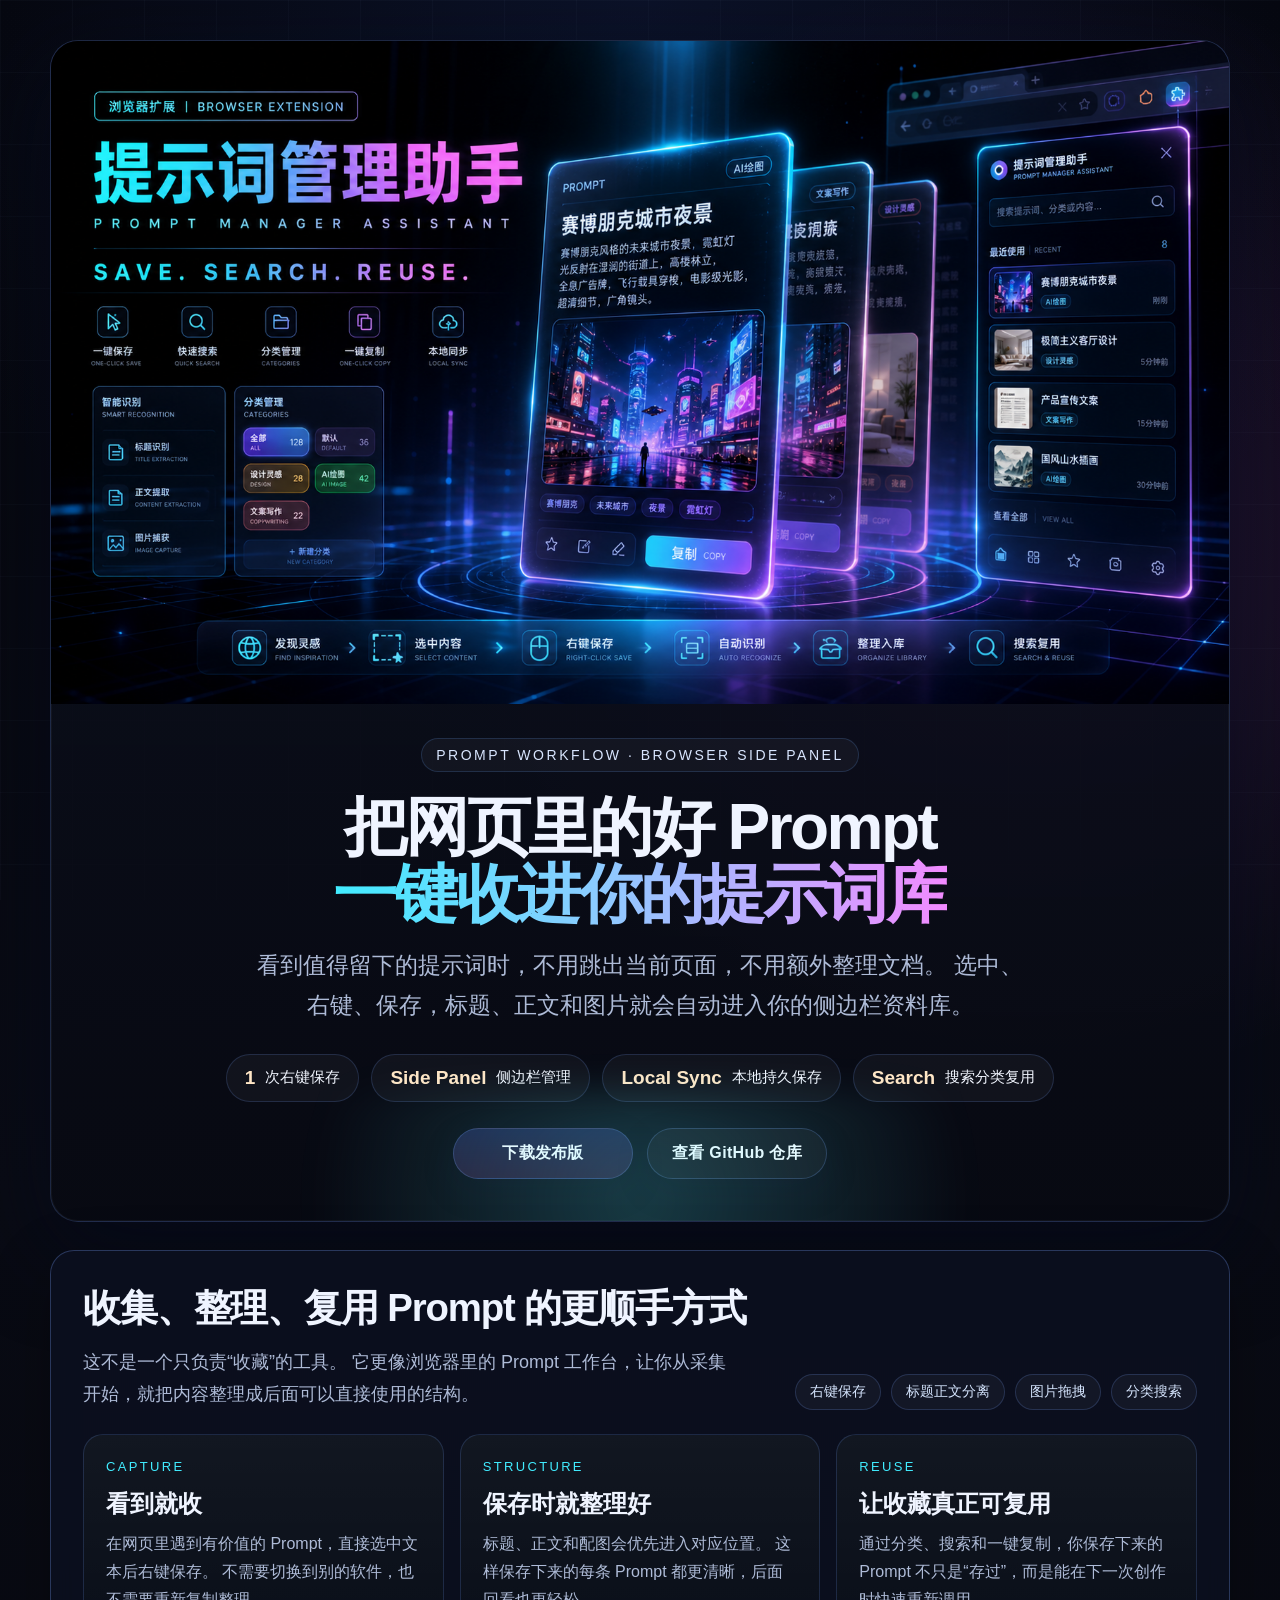
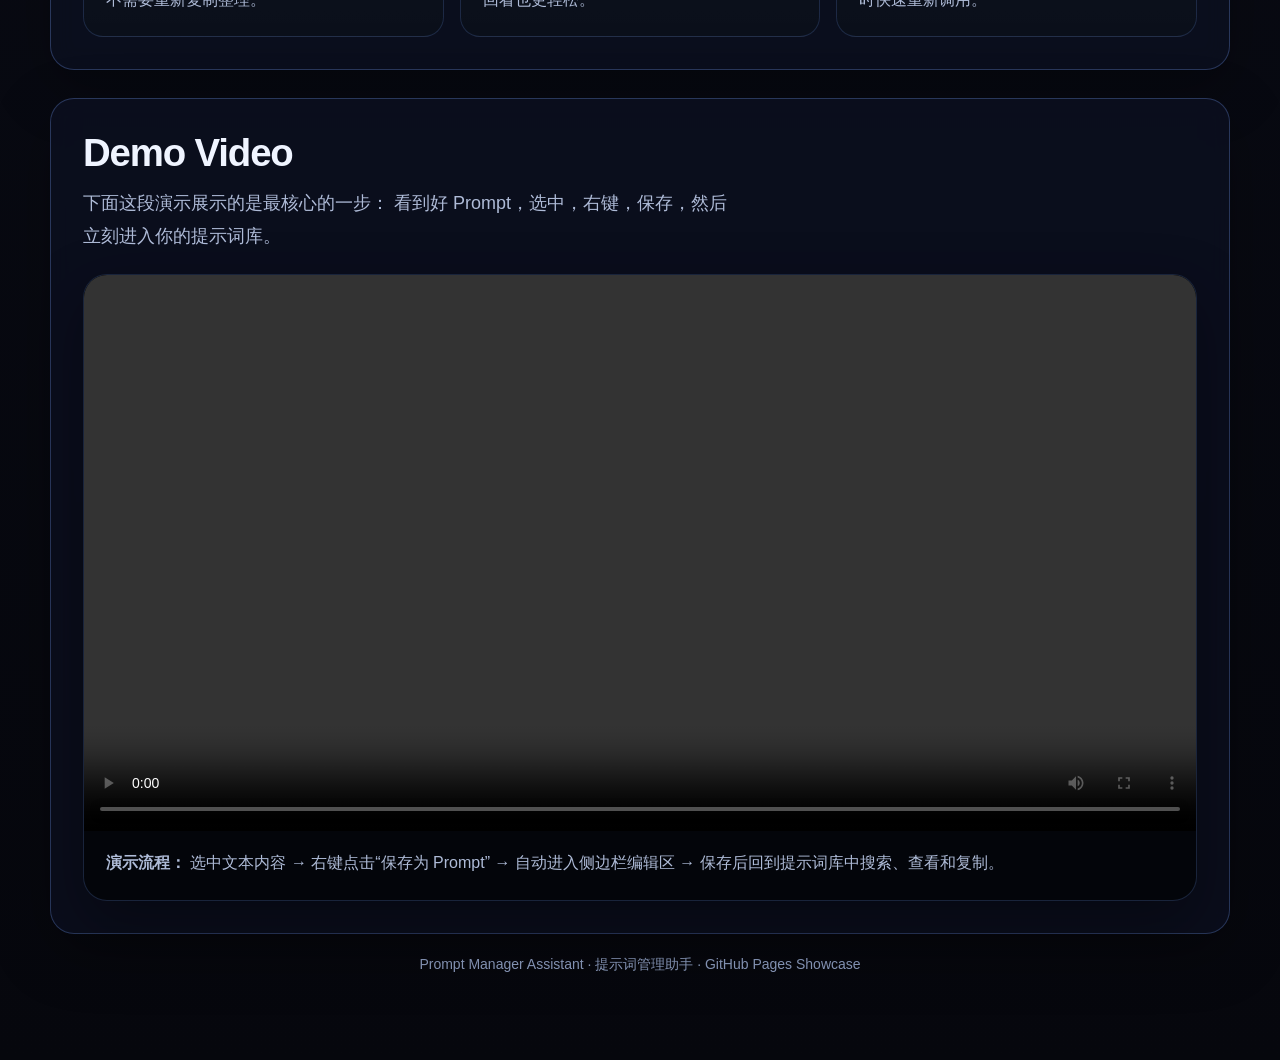
<file: docs/index.html>
<!DOCTYPE html>
<html lang="zh-CN">
  <head>
    <meta charset="UTF-8" />
    <meta name="viewport" content="width=device-width, initial-scale=1.0" />
    <title>提示词管理助手 Demo Showcase</title>
    <link rel="stylesheet" href="./assets/showcase.css" />
  </head>
  <body>
    <main class="page">
      <section class="hero">
        <img
          class="hero-media"
          src="./assets/poster-generated.png"
          alt="提示词管理助手霓虹风格展示海报"
        />
        <div class="hero-copy">
          <div class="eyebrow">Prompt Workflow · Browser Side Panel</div>
          <h1 class="hero-title">
            把网页里的好 Prompt<br />
            <span class="gradient">一键收进你的提示词库</span>
          </h1>
          <p class="hero-subtitle">
            看到值得留下的提示词时，不用跳出当前页面，不用额外整理文档。
            选中、右键、保存，标题、正文和图片就会自动进入你的侧边栏资料库。
          </p>
          <ul class="stats">
            <li class="stat-pill"><strong>1</strong> 次右键保存</li>
            <li class="stat-pill"><strong>Side Panel</strong> 侧边栏管理</li>
            <li class="stat-pill"><strong>Local Sync</strong> 本地持久保存</li>
            <li class="stat-pill"><strong>Search</strong> 搜索分类复用</li>
          </ul>
          <div class="action-row">
            <a class="action-button" href="https://github.com/yredfhotddgjt-web/prompt-manager-assistant/releases/latest" target="_blank" rel="noreferrer">下载发布版</a>
            <a class="action-button secondary" href="https://github.com/yredfhotddgjt-web/prompt-manager-assistant" target="_blank" rel="noreferrer">查看 GitHub 仓库</a>
          </div>
        </div>
      </section>

      <section class="section">
        <div class="section-header">
          <div>
            <h2 class="section-title">收集、整理、复用 Prompt 的更顺手方式</h2>
            <p class="section-lead">
              这不是一个只负责“收藏”的工具。
              它更像浏览器里的 Prompt 工作台，让你从采集开始，就把内容整理成后面可以直接使用的结构。
            </p>
          </div>
          <div class="badge-row">
            <span class="badge">右键保存</span>
            <span class="badge">标题正文分离</span>
            <span class="badge">图片拖拽</span>
            <span class="badge">分类搜索</span>
          </div>
        </div>

        <div class="feature-grid">
          <article class="feature-card">
            <span class="feature-kicker">Capture</span>
            <h3>看到就收</h3>
            <p>
              在网页里遇到有价值的 Prompt，直接选中文本后右键保存。
              不需要切换到别的软件，也不需要重新复制整理。
            </p>
          </article>

          <article class="feature-card">
            <span class="feature-kicker">Structure</span>
            <h3>保存时就整理好</h3>
            <p>
              标题、正文和配图会优先进入对应位置。
              这样保存下来的每条 Prompt 都更清晰，后面回看也更轻松。
            </p>
          </article>

          <article class="feature-card">
            <span class="feature-kicker">Reuse</span>
            <h3>让收藏真正可复用</h3>
            <p>
              通过分类、搜索和一键复制，你保存下来的 Prompt 不只是“存过”，而是能在下一次创作时快速重新调用。
            </p>
          </article>
        </div>
      </section>

      <section class="section">
        <div class="section-header">
          <div>
            <h2 class="section-title">Demo Video</h2>
            <p class="section-lead">
              下面这段演示展示的是最核心的一步：
              看到好 Prompt，选中，右键，保存，然后立刻进入你的提示词库。
            </p>
          </div>
        </div>

        <div class="video-shell">
          <video controls preload="metadata" playsinline>
            <source src="./assets/prompt-manager-assistant-demo.mp4" type="video/mp4" />
            当前浏览器无法播放视频，请直接下载查看。
          </video>
          <div class="video-caption">
            <strong>演示流程：</strong>
            选中文本内容 → 右键点击“保存为 Prompt” → 自动进入侧边栏编辑区 →
            保存后回到提示词库中搜索、查看和复制。
          </div>
        </div>
      </section>

      <p class="footer-note">
        Prompt Manager Assistant · 提示词管理助手 · GitHub Pages Showcase
      </p>
    </main>
  </body>
</html>
</file>
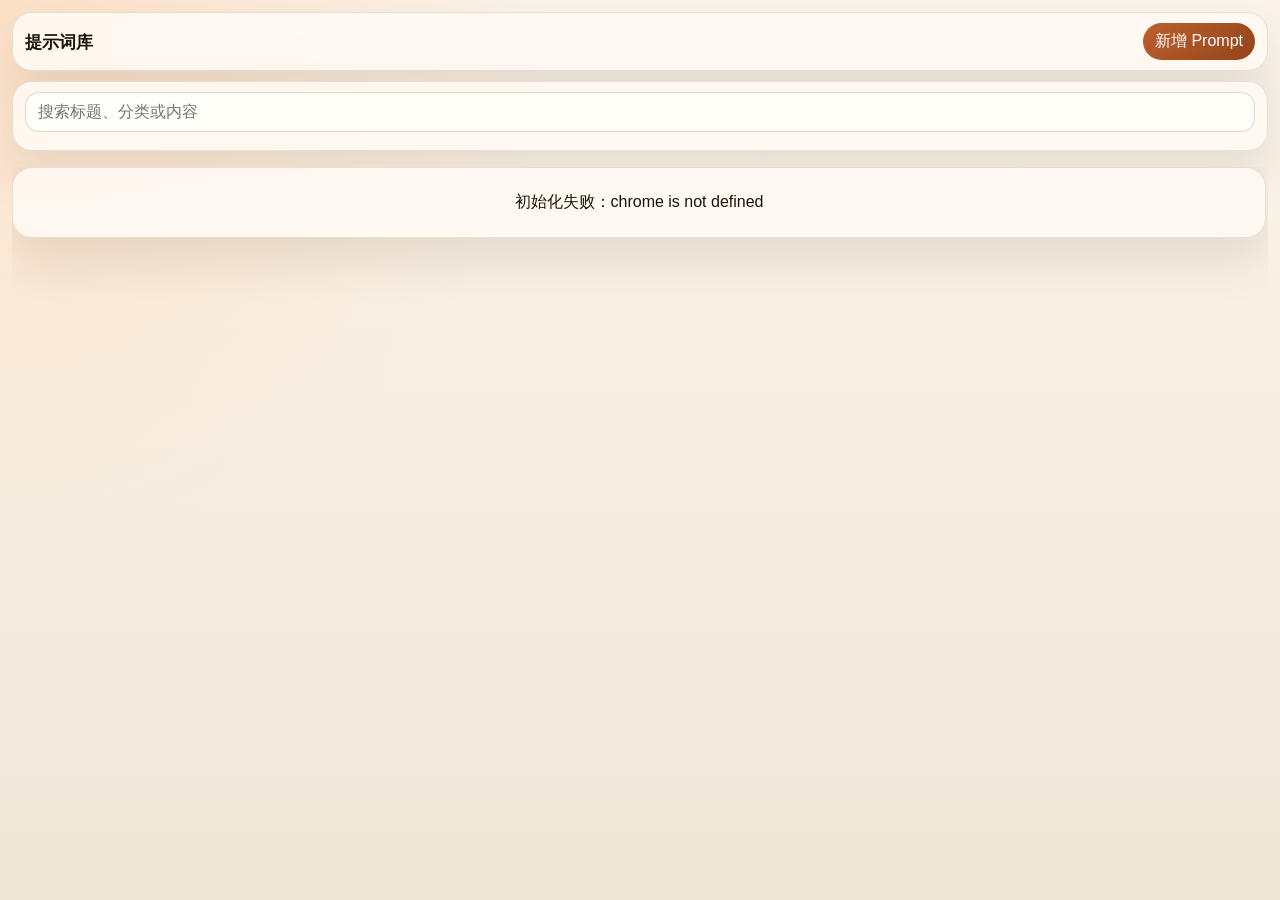
<file: extension/sidepanel.html>
<!doctype html>
<html lang="zh-CN">
  <head>
    <meta charset="UTF-8" />
    <meta name="viewport" content="width=device-width, initial-scale=1.0" />
    <title>&#x63D0;&#x793A;&#x8BCD;&#x7BA1;&#x7406;&#x52A9;&#x624B;</title>
    <link rel="stylesheet" href="styles/sidepanel.css" />
  </head>
  <body>
    <div class="app-shell">
      <header class="topbar">
        <div>
          <h1>&#x63D0;&#x793A;&#x8BCD;&#x5E93;</h1>
        </div>
        <button id="open-form-button" class="primary-button" type="button">&#x65B0;&#x589E; Prompt</button>
      </header>

      <section class="toolbar">
        <label class="search-field">
          <span class="sr-only">&#x641C;&#x7D22; Prompt</span>
          <input
            id="search-input"
            type="search"
            placeholder="&#x641C;&#x7D22;&#x6807;&#x9898;&#x3001;&#x5206;&#x7C7B;&#x6216;&#x5185;&#x5BB9;"
          />
        </label>
        <div
          id="category-filters"
          class="category-filters"
          aria-label="&#x5206;&#x7C7B;&#x7B5B;&#x9009;"
        ></div>
      </section>

      <main class="content">
        <section class="list-panel">
          <div id="stats" class="stats"></div>
          <div id="prompt-list" class="prompt-list" aria-live="polite"></div>
          <div id="empty-state" class="empty-state hidden">
            <h2>&#x8FD8;&#x6CA1;&#x6709; Prompt</h2>
            <p>
              &#x5148;&#x6DFB;&#x52A0;&#x4E00;&#x4E2A; Prompt&#xFF0C;&#x540E;&#x9762;&#x5C31;&#x80FD;&#x76F4;&#x63A5;&#x5728;&#x5217;&#x8868;&#x91CC;&#x641C;&#x7D22;&#x548C;&#x590D;&#x5236;&#x3002;
            </p>
          </div>
        </section>
      </main>
    </div>

    <dialog id="editor-dialog" class="editor-dialog">
      <form id="prompt-form" class="editor-form" method="dialog">
        <div class="dialog-header">
          <div>
            <p class="eyebrow">&#x7F16;&#x8F91;&#x533A;</p>
            <h2 id="dialog-title">&#x65B0;&#x589E; Prompt</h2>
          </div>
          <button id="close-dialog-button" class="ghost-button" type="button">&#x5173;&#x95ED;</button>
        </div>

        <input id="prompt-id" type="hidden" />

        <label class="field">
          <span>&#x6807;&#x9898;</span>
          <input id="title-input" name="title" type="text" maxlength="120" required />
        </label>

        <div class="field-row">
          <label class="field grow">
            <span>&#x5206;&#x7C7B;</span>
            <select id="category-select" name="categoryId"></select>
          </label>
          <button id="manage-categories-button" class="ghost-button align-end" type="button">
            &#x7BA1;&#x7406;&#x5206;&#x7C7B;
          </button>
        </div>

        <label class="field">
          <span>Prompt &#x5185;&#x5BB9;</span>
          <textarea id="content-input" name="content" rows="9" required></textarea>
        </label>

        <div id="capture-status" class="capture-status hidden" aria-live="polite"></div>

        <label class="field">
          <span>&#x622A;&#x56FE;</span>
          <div id="image-dropzone" class="image-dropzone" tabindex="0">
            <input id="image-input" name="image" type="file" accept="image/*" />
            <div class="dropzone-copy">
              <strong>
                &#x70B9;&#x51FB;&#x9009;&#x62E9;&#x56FE;&#x7247;&#xFF0C;&#x6216;&#x76F4;&#x63A5;&#x628A;&#x6587;&#x4EF6;&#x62D6;&#x8FDB;&#x6765;
              </strong>
              <small>
                &#x539F;&#x56FE;&#x4F1A;&#x76F4;&#x63A5;&#x5B58;&#x672C;&#x5730;&#xFF0C;&#x4E0D;&#x505A;&#x5F3A;&#x5236;&#x7F29;&#x653E;&#x3002;
              </small>
            </div>
          </div>
        </label>

        <div id="image-preview-wrap" class="image-preview-wrap hidden">
          <img id="image-preview" alt="Prompt &#x622A;&#x56FE;&#x9884;&#x89C8;" />
          <button id="remove-image-button" class="ghost-button" type="button">
            &#x79FB;&#x9664;&#x622A;&#x56FE;
          </button>
        </div>

        <div class="dialog-actions">
          <button id="delete-button" class="danger-button hidden" type="button">&#x5220;&#x9664;</button>
          <button class="primary-button" type="submit">&#x4FDD;&#x5B58; Prompt</button>
        </div>
      </form>
    </dialog>

    <dialog id="category-dialog" class="editor-dialog narrow">
      <div class="editor-form">
        <div class="dialog-header">
          <div>
            <p class="eyebrow">&#x5206;&#x7C7B;</p>
            <h2>&#x7BA1;&#x7406;&#x5206;&#x7C7B;</h2>
          </div>
          <button id="close-category-dialog-button" class="ghost-button" type="button">
            &#x5173;&#x95ED;
          </button>
        </div>

        <form id="category-form" class="category-create-row">
          <input
            id="category-name-input"
            type="text"
            maxlength="40"
            placeholder="&#x8F93;&#x5165;&#x65B0;&#x5206;&#x7C7B;&#x540D;&#x79F0;"
            required
          />
          <button class="primary-button" type="submit">&#x6DFB;&#x52A0;</button>
        </form>

        <div id="category-list" class="category-list"></div>
      </div>
    </dialog>

    <dialog id="detail-dialog" class="detail-dialog">
      <article class="detail-panel">
        <div class="dialog-header">
          <div>
            <p id="detail-category" class="eyebrow"></p>
            <h2 id="detail-title"></h2>
          </div>
          <button id="close-detail-dialog-button" class="ghost-button" type="button">
            &#x5173;&#x95ED;
          </button>
        </div>

        <button id="detail-image-button" class="detail-image-button hidden" type="button">
          <img id="detail-image" alt="Prompt &#x622A;&#x56FE;" />
        </button>

        <pre id="detail-content" class="detail-content"></pre>

        <div class="dialog-actions">
          <button id="detail-copy-button" class="ghost-button" type="button">&#x590D;&#x5236; Prompt</button>
          <button id="detail-edit-button" class="primary-button" type="button">&#x7F16;&#x8F91;</button>
        </div>
      </article>
    </dialog>

    <dialog id="image-lightbox-dialog" class="image-lightbox-dialog">
      <button id="close-lightbox-button" class="lightbox-close-button" type="button">&#x5173;&#x95ED;</button>
      <img id="lightbox-image" alt="&#x653E;&#x5927;&#x7684; Prompt &#x622A;&#x56FE;" />
    </dialog>

    <template id="prompt-card-template">
      <article class="prompt-card">
        <div class="card-image-wrap hidden">
          <img class="card-image" alt="" />
        </div>
        <div class="card-content">
          <div class="card-meta">
            <span class="card-category"></span>
            <span class="card-date"></span>
          </div>
          <h3 class="card-title"></h3>
          <p class="card-text"></p>
        </div>
        <div class="card-actions">
          <button class="ghost-button copy-button" type="button">&#x590D;&#x5236;</button>
          <button class="ghost-button edit-button" type="button">&#x7F16;&#x8F91;</button>
        </div>
      </article>
    </template>

    <script type="module" src="sidepanel.js"></script>
  </body>
</html>
</file>
<file: docs/assets/showcase.css>
:root {
  --bg: #06070d;
  --bg-soft: #0d1020;
  --panel: rgba(12, 16, 33, 0.78);
  --panel-border: rgba(120, 160, 255, 0.28);
  --text: #eff4ff;
  --muted: #aebbd7;
  --cyan: #41ecff;
  --blue: #66a8ff;
  --pink: #dd73ff;
  --warm: #ffe6c6;
}

* {
  box-sizing: border-box;
}

html {
  scroll-behavior: smooth;
}

body {
  margin: 0;
  min-height: 100vh;
  font-family: "Segoe UI", "PingFang SC", "Microsoft YaHei", sans-serif;
  color: var(--text);
  background:
    radial-gradient(circle at top, rgba(41, 73, 170, 0.18), transparent 28%),
    radial-gradient(circle at 80% 20%, rgba(211, 88, 255, 0.16), transparent 24%),
    linear-gradient(180deg, #05060c 0%, #090b14 45%, #06070d 100%);
}

body::before {
  content: "";
  position: fixed;
  inset: 0;
  background-image:
    linear-gradient(rgba(188, 204, 255, 0.08) 1px, transparent 1px),
    linear-gradient(90deg, rgba(188, 204, 255, 0.08) 1px, transparent 1px);
  background-size: 72px 72px;
  opacity: 0.38;
  pointer-events: none;
}

.page {
  position: relative;
  width: min(1180px, calc(100% - 32px));
  margin: 0 auto;
  padding: 40px 0 72px;
}

.hero {
  position: relative;
  overflow: hidden;
  border: 1px solid rgba(118, 161, 255, 0.2);
  border-radius: 28px;
  background: linear-gradient(180deg, rgba(14, 18, 36, 0.82), rgba(8, 10, 18, 0.94));
  box-shadow:
    0 28px 90px rgba(5, 10, 28, 0.6),
    inset 0 0 0 1px rgba(255, 255, 255, 0.04);
}

.hero::after {
  content: "";
  position: absolute;
  inset: auto 8% -90px;
  height: 220px;
  background: radial-gradient(circle, rgba(90, 241, 255, 0.22), transparent 65%);
  filter: blur(18px);
  pointer-events: none;
}

.hero-media {
  display: block;
  width: 100%;
  height: auto;
}

.hero-copy {
  padding: 34px 32px 42px;
  text-align: center;
}

.eyebrow {
  display: inline-flex;
  align-items: center;
  gap: 10px;
  padding: 8px 14px;
  border-radius: 999px;
  background: rgba(255, 255, 255, 0.04);
  border: 1px solid rgba(102, 168, 255, 0.18);
  color: #d9e6ff;
  font-size: 14px;
  letter-spacing: 0.18em;
  text-transform: uppercase;
}

.hero-title {
  margin: 22px 0 18px;
  font-size: clamp(42px, 5vw, 74px);
  line-height: 1.04;
  letter-spacing: -0.04em;
}

.hero-title .gradient {
  background: linear-gradient(90deg, var(--cyan), #8accff 42%, #f28aff 100%);
  -webkit-background-clip: text;
  background-clip: text;
  color: transparent;
}

.hero-subtitle {
  width: min(780px, 100%);
  margin: 0 auto;
  color: var(--muted);
  font-size: clamp(17px, 2vw, 23px);
  line-height: 1.75;
}

.stats {
  display: flex;
  flex-wrap: wrap;
  justify-content: center;
  gap: 12px;
  margin: 28px 0 0;
  padding: 0;
  list-style: none;
}

.stat-pill {
  display: inline-flex;
  align-items: center;
  gap: 10px;
  padding: 12px 18px;
  border-radius: 999px;
  background: rgba(255, 255, 255, 0.04);
  border: 1px solid rgba(118, 161, 255, 0.18);
  color: #f2f6ff;
  font-size: 15px;
}

.stat-pill strong {
  color: var(--warm);
  font-size: 19px;
}

.action-row {
  display: flex;
  flex-wrap: wrap;
  justify-content: center;
  gap: 14px;
  margin-top: 26px;
}

.action-button {
  display: inline-flex;
  align-items: center;
  justify-content: center;
  min-width: 180px;
  padding: 14px 22px;
  border-radius: 999px;
  border: 1px solid rgba(118, 161, 255, 0.24);
  background: linear-gradient(180deg, rgba(91, 115, 255, 0.22), rgba(221, 115, 255, 0.14));
  color: #f7fbff;
  text-decoration: none;
  font-weight: 600;
  letter-spacing: 0.02em;
  box-shadow: 0 12px 30px rgba(10, 15, 34, 0.32);
}

.action-button.secondary {
  background: rgba(255, 255, 255, 0.04);
}

.action-button:hover {
  transform: translateY(-1px);
  border-color: rgba(118, 161, 255, 0.42);
}

.section {
  margin-top: 28px;
  padding: 32px;
  border-radius: 24px;
  background: var(--panel);
  border: 1px solid var(--panel-border);
  box-shadow: 0 18px 60px rgba(0, 0, 0, 0.28);
  backdrop-filter: blur(12px);
}

.section-header {
  display: flex;
  align-items: end;
  justify-content: space-between;
  gap: 20px;
  margin-bottom: 22px;
}

.section-title {
  margin: 0;
  font-size: clamp(28px, 3vw, 42px);
  letter-spacing: -0.03em;
}

.section-lead {
  max-width: 660px;
  margin: 12px 0 0;
  color: var(--muted);
  font-size: 18px;
  line-height: 1.8;
}

.badge-row {
  display: flex;
  flex-wrap: wrap;
  gap: 10px;
}

.badge {
  padding: 8px 14px;
  border-radius: 999px;
  border: 1px solid rgba(114, 162, 255, 0.2);
  background: rgba(255, 255, 255, 0.04);
  color: #d6e6ff;
  font-size: 14px;
}

.feature-grid {
  display: grid;
  grid-template-columns: repeat(3, minmax(0, 1fr));
  gap: 16px;
  margin-top: 24px;
}

.feature-card {
  min-height: 200px;
  padding: 22px;
  border-radius: 20px;
  background:
    linear-gradient(180deg, rgba(255, 255, 255, 0.05), rgba(255, 255, 255, 0.02)),
    rgba(6, 10, 22, 0.9);
  border: 1px solid rgba(109, 158, 255, 0.18);
}

.feature-card h3 {
  margin: 0 0 10px;
  font-size: 24px;
}

.feature-card p {
  margin: 0;
  color: var(--muted);
  line-height: 1.75;
}

.feature-kicker {
  display: inline-block;
  margin-bottom: 14px;
  color: var(--cyan);
  font-size: 13px;
  letter-spacing: 0.18em;
  text-transform: uppercase;
}

.video-shell {
  overflow: hidden;
  border-radius: 24px;
  border: 1px solid rgba(117, 160, 255, 0.2);
  background: #03050a;
  box-shadow: 0 24px 60px rgba(0, 0, 0, 0.35);
}

.video-shell video {
  display: block;
  width: 100%;
  height: auto;
  background: #000;
}

.video-caption {
  padding: 18px 22px 22px;
  color: var(--muted);
  line-height: 1.8;
}

.footer-note {
  margin-top: 22px;
  text-align: center;
  color: #93a4c8;
  font-size: 14px;
}

@media (max-width: 920px) {
  .page {
    width: min(100% - 20px, 1180px);
    padding-top: 20px;
  }

  .hero-copy,
  .section {
    padding: 24px 18px;
  }

  .section-header {
    align-items: flex-start;
    flex-direction: column;
  }

  .feature-grid {
    grid-template-columns: 1fr;
  }
}
</file>
<file: extension/styles/sidepanel.css>
:root {
  color-scheme: light;
  --bg: #f4efe5;
  --panel: rgba(255, 250, 243, 0.9);
  --panel-strong: #fffdf8;
  --line: rgba(117, 85, 45, 0.16);
  --text: #1d1307;
  --muted: #6d5b44;
  --brand: #bc5f2d;
  --brand-strong: #93451b;
  --brand-soft: #f7d9c4;
  --danger: #8f2f2f;
  --shadow: 0 20px 50px rgba(77, 48, 16, 0.12);
  font-family: "Segoe UI", "PingFang SC", "Microsoft YaHei", sans-serif;
}

* {
  box-sizing: border-box;
}

html,
body {
  margin: 0;
  min-height: 100%;
  background:
    radial-gradient(circle at top left, rgba(255, 218, 184, 0.7), transparent 35%),
    linear-gradient(180deg, #fbf5ec 0%, #f0e6d8 100%);
  color: var(--text);
}

body {
  min-width: 360px;
}

button,
input,
textarea,
select {
  font: inherit;
}

.app-shell {
  height: 100vh;
  display: grid;
  grid-template-rows: auto auto 1fr;
  gap: 10px;
  padding: 12px;
}

.topbar,
.toolbar,
.editor-form,
.prompt-card,
.empty-state,
.empty-inline,
.error-state {
  background: var(--panel);
  border: 1px solid var(--line);
  border-radius: 20px;
  box-shadow: var(--shadow);
  backdrop-filter: blur(16px);
}

.topbar,
.toolbar {
  padding: 10px 12px;
}

.topbar {
  display: flex;
  justify-content: space-between;
  align-items: center;
  gap: 10px;
}

.topbar h1,
.dialog-header h2,
.empty-state h2 {
  margin: 0;
  font-size: 1.08rem;
}

.eyebrow {
  margin: 0;
  color: var(--brand);
  font-size: 0.78rem;
  font-weight: 700;
  letter-spacing: 0.08em;
  text-transform: uppercase;
}

.toolbar {
  display: grid;
  gap: 8px;
}

.search-field input,
.field input,
.field textarea,
.field select,
.category-create-row input,
.image-dropzone {
  width: 100%;
  border: 1px solid rgba(109, 91, 68, 0.22);
  border-radius: 14px;
  background: var(--panel-strong);
  padding: 10px 12px;
  color: var(--text);
}

.search-field input:focus,
.field input:focus,
.field textarea:focus,
.field select:focus,
.category-create-row input:focus,
.image-dropzone:focus-within {
  outline: 2px solid rgba(188, 95, 45, 0.25);
  border-color: var(--brand);
}

.image-dropzone {
  position: relative;
  display: grid;
  place-items: center;
  min-height: 104px;
  border-style: dashed;
  cursor: pointer;
  transition: border-color 120ms ease, background 120ms ease, transform 120ms ease;
}

.image-dropzone.dragover {
  border-color: var(--brand);
  background: rgba(188, 95, 45, 0.08);
  transform: translateY(-1px);
}

.image-dropzone input[type="file"] {
  position: absolute;
  inset: 0;
  opacity: 0;
  cursor: pointer;
}

.dropzone-copy {
  display: grid;
  gap: 6px;
  text-align: center;
  pointer-events: none;
}

.category-filters {
  display: flex;
  gap: 6px;
  overflow-x: auto;
  padding-bottom: 0;
}

.filter-chip,
.ghost-button,
.primary-button,
.danger-button {
  border: none;
  border-radius: 999px;
  padding: 8px 12px;
  cursor: pointer;
  flex: 0 0 auto;
}

.filter-chip {
  background: rgba(188, 95, 45, 0.1);
  color: var(--brand-strong);
}

.filter-chip.active,
.primary-button {
  background: linear-gradient(135deg, var(--brand), var(--brand-strong));
  color: white;
}

.ghost-button {
  background: #efe6d9;
  color: var(--text);
  border: 1px solid rgba(109, 91, 68, 0.18);
}

.danger-button {
  background: #f1d5d0;
  color: var(--danger);
  border: 1px solid rgba(143, 47, 47, 0.18);
}

.content,
.list-panel {
  min-height: 0;
}

.list-panel {
  height: 100%;
  display: grid;
  grid-template-rows: auto 1fr;
  gap: 6px;
}

.stats {
  padding: 0 2px;
  color: var(--muted);
  font-size: 0.78rem;
  line-height: 1.2;
}

.prompt-list {
  min-height: 0;
  overflow-y: auto;
  display: flex;
  flex-direction: column;
  gap: 10px;
  padding-right: 2px;
}

.prompt-card {
  display: grid;
  grid-template-columns: minmax(0, 1fr);
  gap: 10px;
  padding: 12px;
  flex: 0 0 auto;
  cursor: pointer;
  transition: border-color 120ms ease, transform 120ms ease, box-shadow 120ms ease;
}

.prompt-card:hover,
.prompt-card:focus-visible {
  border-color: rgba(188, 95, 45, 0.38);
  transform: translateY(-1px);
}

.prompt-card:focus-visible {
  outline: 2px solid rgba(188, 95, 45, 0.28);
  outline-offset: 2px;
}

.card-image-wrap {
  border-radius: 16px;
  overflow: hidden;
  background: rgba(0, 0, 0, 0.04);
}

.card-image {
  display: block;
  width: 100%;
  height: auto;
  max-height: 220px;
  object-fit: cover;
}

.card-meta,
.card-actions,
.field-row,
.dialog-header,
.category-create-row,
.category-row {
  display: flex;
  align-items: center;
  justify-content: space-between;
  gap: 10px;
}

.card-meta,
.card-date,
.card-category,
.field small,
.empty-state p,
.card-text {
  color: var(--muted);
}

.card-title {
  margin: 2px 0 6px;
  font-size: 1.05rem;
}

.card-text {
  margin: 0;
  line-height: 1.55;
  white-space: pre-wrap;
  word-break: break-word;
  display: -webkit-box;
  -webkit-box-orient: vertical;
  -webkit-line-clamp: 5;
  overflow: hidden;
}

.empty-state,
.empty-inline,
.error-state {
  padding: 24px 18px;
  text-align: center;
}

.editor-dialog {
  width: min(720px, calc(100vw - 24px));
  border: none;
  background: transparent;
  padding: 0;
}

.editor-dialog::backdrop,
.detail-dialog::backdrop,
.image-lightbox-dialog::backdrop {
  background: rgba(37, 20, 7, 0.3);
}

.editor-dialog.narrow {
  width: min(520px, calc(100vw - 24px));
}

.editor-form {
  padding: 18px;
  display: grid;
  gap: 14px;
}

.field {
  display: grid;
  gap: 8px;
}

.field.grow {
  flex: 1;
}

.align-end {
  align-self: end;
}

.image-preview-wrap {
  display: grid;
  gap: 10px;
}

.image-preview-wrap img {
  width: 100%;
  max-height: 280px;
  object-fit: contain;
  border-radius: 16px;
  background: rgba(0, 0, 0, 0.04);
}

.dialog-actions {
  display: flex;
  justify-content: space-between;
  gap: 12px;
}

.category-list {
  display: grid;
  gap: 10px;
}

.category-row {
  background: var(--panel-strong);
  border: 1px solid var(--line);
  border-radius: 16px;
  padding: 12px 14px;
}

.capture-status {
  border: 1px solid rgba(188, 95, 45, 0.24);
  border-radius: 14px;
  background: #fff4ea;
  color: var(--brand-strong);
  padding: 10px 12px;
  line-height: 1.45;
  font-size: 0.92rem;
}

.detail-dialog {
  width: min(760px, calc(100vw - 24px));
  max-height: calc(100vh - 24px);
  border: none;
  background: transparent;
  padding: 0;
}

.detail-panel {
  max-height: calc(100vh - 24px);
  overflow: auto;
  display: grid;
  gap: 14px;
  padding: 18px;
  background: var(--panel);
  border: 1px solid var(--line);
  border-radius: 20px;
  box-shadow: var(--shadow);
}

.detail-panel h2 {
  margin: 4px 0 0;
  line-height: 1.25;
}

.detail-image-button {
  border: 0;
  border-radius: 16px;
  padding: 0;
  overflow: hidden;
  background: rgba(0, 0, 0, 0.04);
  cursor: zoom-in;
}

.detail-image-button img {
  display: block;
  width: 100%;
  max-height: 360px;
  object-fit: contain;
}

.detail-content {
  margin: 0;
  max-height: 46vh;
  overflow: auto;
  white-space: pre-wrap;
  word-break: break-word;
  line-height: 1.6;
  border: 1px solid var(--line);
  border-radius: 16px;
  background: var(--panel-strong);
  padding: 14px;
  color: var(--text);
}

.image-lightbox-dialog {
  width: min(960px, calc(100vw - 16px));
  max-height: calc(100vh - 16px);
  border: 0;
  background: transparent;
  padding: 0;
}

.image-lightbox-dialog img {
  display: block;
  width: 100%;
  max-height: calc(100vh - 72px);
  object-fit: contain;
  border-radius: 16px;
  background: var(--panel-strong);
  box-shadow: var(--shadow);
}

.lightbox-close-button {
  display: block;
  margin: 0 0 10px auto;
  border: none;
  border-radius: 999px;
  padding: 10px 14px;
  background: #fffdf8;
  color: var(--text);
  border: 1px solid rgba(109, 91, 68, 0.2);
  box-shadow: 0 10px 26px rgba(37, 20, 7, 0.18);
  cursor: pointer;
}

.sr-only {
  position: absolute;
  width: 1px;
  height: 1px;
  padding: 0;
  margin: -1px;
  overflow: hidden;
  clip: rect(0, 0, 0, 0);
  white-space: nowrap;
  border: 0;
}

.hidden {
  display: none !important;
}

@media (max-width: 480px) {
  .app-shell {
    padding: 12px;
  }

  .topbar {
    align-items: stretch;
    flex-direction: column;
  }

  .field-row,
  .dialog-actions,
  .category-create-row {
    flex-direction: column;
    align-items: stretch;
  }
}
</file>
